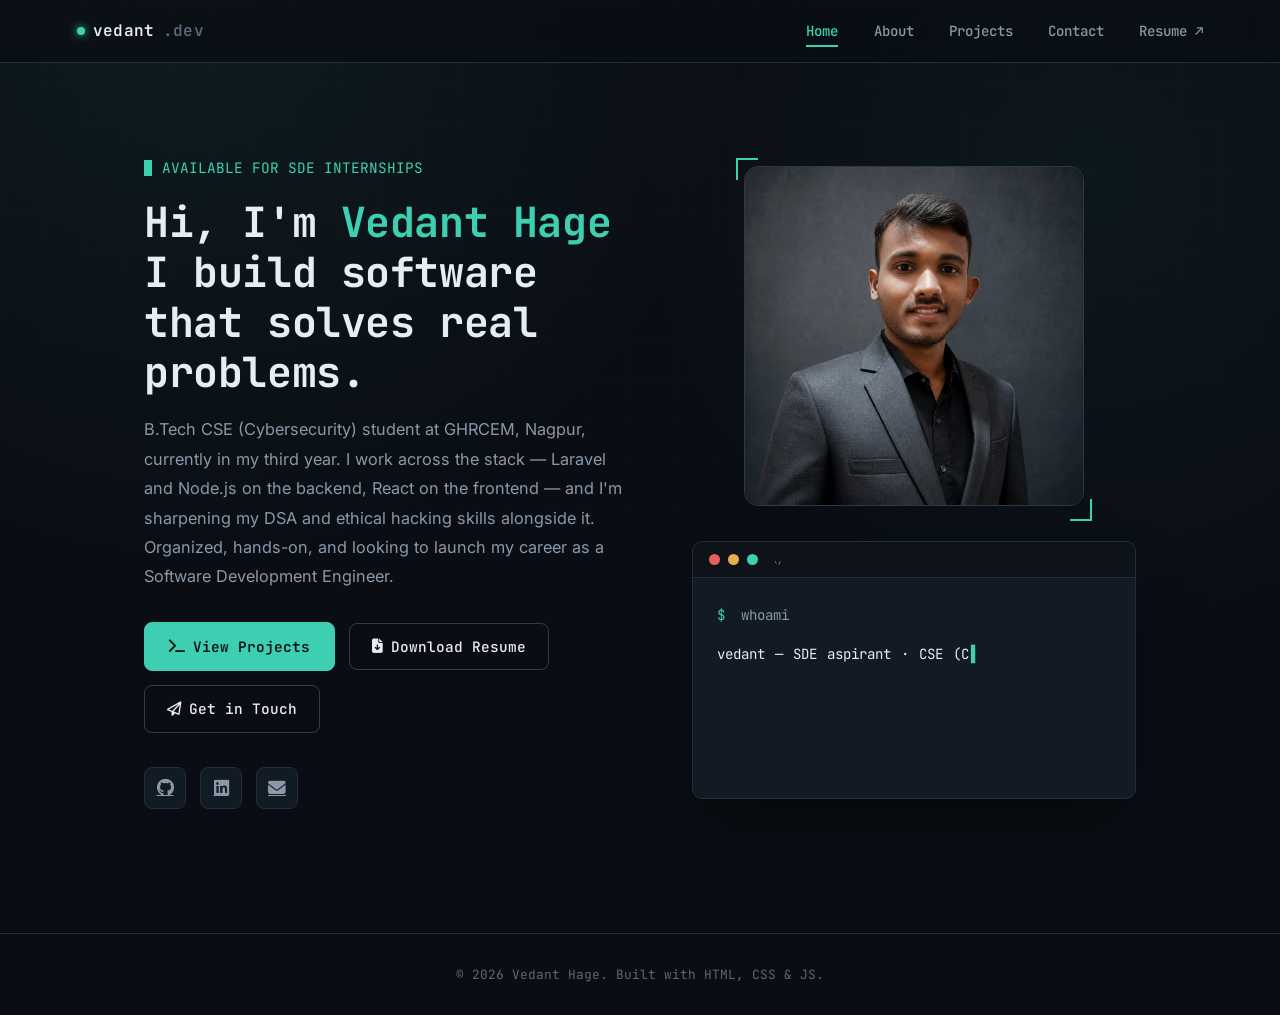
<file: index.html>
<!DOCTYPE html>
<html lang="en">
<head>
    <meta charset="UTF-8">
    <meta name="viewport" content="width=device-width, initial-scale=1.0">
    <title>Vedant Hage | Portfolio</title>
    <meta name="description" content="Vedant Hage — B.Tech CSE (Cybersecurity) student, aspiring SDE. Full-stack projects in Laravel, React and Node.js.">
    <link rel="stylesheet" href="style.css">
    <link rel="stylesheet" href="https://cdnjs.cloudflare.com/ajax/libs/font-awesome/6.5.1/css/all.min.css">
</head>
<body>
    <nav>
        <a href="index.html" class="logo">vedant<span style="color:var(--text-faint)">.dev</span></a>
        <button class="nav-toggle" id="navToggle" aria-label="Toggle menu" aria-expanded="false">
            <span></span><span></span><span></span>
        </button>
        <ul id="navMenu">
            <li><a href="index.html" class="active">Home</a></li>
            <li><a href="about.html">About</a></li>
            <li><a href="projects.html">Projects</a></li>
            <li><a href="contact.html">Contact</a></li>
            <li><a href="Vedant_Hage_Resume.pdf" target="_blank" rel="noopener">Resume ↗</a></li>
        </ul>
    </nav>

    <div class="container">
        <div class="hero">
            <div>
                <div class="hero-eyebrow"><span class="blinker"></span> AVAILABLE FOR SDE INTERNSHIPS</div>
                <h1>Hi, I'm <span>Vedant Hage</span><br>I build software that solves real problems.</h1>
                <p class="lede">
                    B.Tech CSE (Cybersecurity) student at GHRCEM, Nagpur, currently in my third year. I work across
                    the stack — Laravel and Node.js on the backend, React on the frontend — and I'm sharpening my DSA
                    and ethical hacking skills alongside it. Organized, hands-on, and looking to launch my career as
                    a Software Development Engineer.
                </p>
                <div class="hero-actions">
                    <a href="projects.html" class="btn"><i class="fa-solid fa-terminal"></i> View Projects</a>
                    <a href="Vedant_Hage_Resume.pdf" target="_blank" rel="noopener" class="btn-ghost"><i class="fa-solid fa-file-arrow-down"></i> Download Resume</a>
                    <a href="contact.html" class="btn-ghost"><i class="fa-regular fa-paper-plane"></i> Get in Touch</a>
                </div>
                <div class="social-row">
                    <a href="https://github.com/VedantHage1210" target="_blank" rel="noopener" aria-label="GitHub"><i class="fab fa-github"></i></a>
                    <a href="https://www.linkedin.com/in/vedant-hage-471a42359" target="_blank" rel="noopener" aria-label="LinkedIn"><i class="fab fa-linkedin"></i></a>
                    <a href="mailto:vedanthage4@gmail.com" aria-label="Email"><i class="fa-solid fa-envelope"></i></a>
                </div>
            </div>

            <div>
                <div class="profile-frame">
                    <span class="corner tl"></span>
                    <img src="vedant.jpeg" alt="Vedant Hage" class="profile-circle">
                    <span class="corner br"></span>
                </div>
                <div class="terminal" style="margin-top: 28px;">
                    <div class="terminal-bar">
                        <span></span><span></span><span></span>
                        <span class="terminal-title">vedant@dev — zsh</span>
                    </div>
                    <div class="terminal-body">
                        <div class="line"><span class="prompt">$</span> whoami</div>
                        <div class="line out" id="typed-line"></div>
                    </div>
                </div>
            </div>
        </div>
    </div>

    <footer>© 2026 Vedant Hage. Built with HTML, CSS &amp; JS.</footer>

    <script src="script.js"></script>
</body>
</html>
</file>
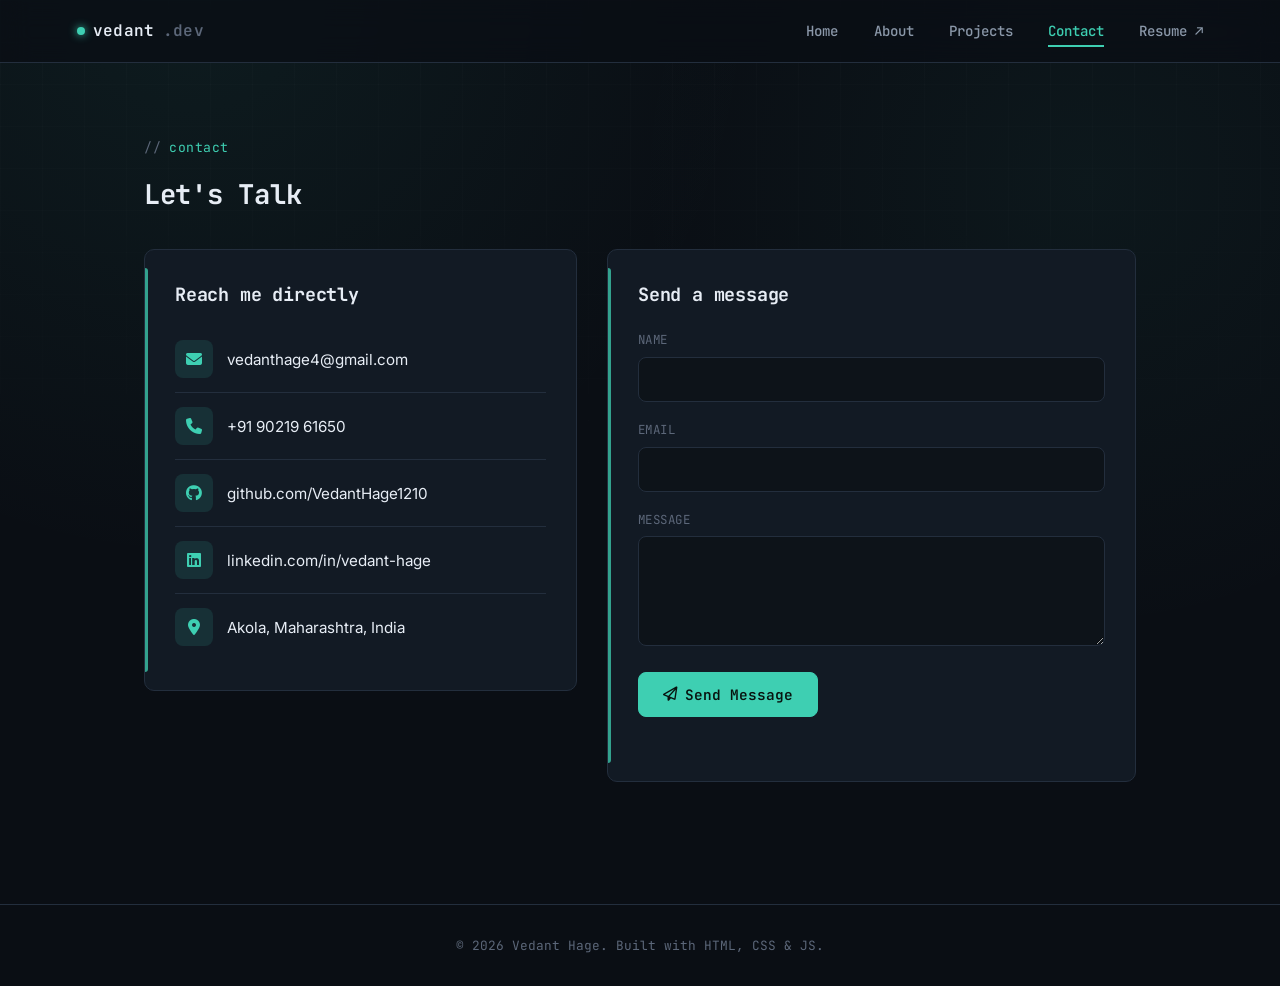
<file: contact.html>
<!DOCTYPE html>
<html lang="en">
<head>
    <meta charset="UTF-8">
    <meta name="viewport" content="width=device-width, initial-scale=1.0">
    <title>Contact | Vedant Hage</title>
    <link rel="stylesheet" href="style.css">
    <link rel="stylesheet" href="https://cdnjs.cloudflare.com/ajax/libs/font-awesome/6.5.1/css/all.min.css">
</head>
<body>
    <nav>
        <a href="index.html" class="logo">vedant<span style="color:var(--text-faint)">.dev</span></a>
        <button class="nav-toggle" id="navToggle" aria-label="Toggle menu" aria-expanded="false">
            <span></span><span></span><span></span>
        </button>
        <ul id="navMenu">
            <li><a href="index.html">Home</a></li>
            <li><a href="about.html">About</a></li>
            <li><a href="projects.html">Projects</a></li>
            <li><a href="contact.html" class="active">Contact</a></li>
            <li><a href="Vedant_Hage_Resume.pdf" target="_blank" rel="noopener">Resume ↗</a></li>
        </ul>
    </nav>

    <div class="container">
        <div class="section-head">
            <div class="eyebrow">contact</div>
            <h2>Let's Talk</h2>
        </div>

        <div class="contact-grid">
            <div class="card" style="height: fit-content;">
                <h3 style="margin-bottom: 16px;">Reach me directly</h3>
                <div class="contact-info-item">
                    <i class="fa-solid fa-envelope"></i>
                    <a href="mailto:vedanthage4@gmail.com">vedanthage4@gmail.com</a>
                </div>
                <div class="contact-info-item">
                    <i class="fa-solid fa-phone"></i>
                    <a href="tel:+919021961650">+91 90219 61650</a>
                </div>
                <div class="contact-info-item">
                    <i class="fab fa-github"></i>
                    <a href="https://github.com/VedantHage1210" target="_blank" rel="noopener">github.com/VedantHage1210</a>
                </div>
                <div class="contact-info-item">
                    <i class="fab fa-linkedin"></i>
                    <a href="https://www.linkedin.com/in/vedant-hage-471a42359" target="_blank" rel="noopener">linkedin.com/in/vedant-hage</a>
                </div>
                <div class="contact-info-item">
                    <i class="fa-solid fa-location-dot"></i>
                    <span>Akola, Maharashtra, India</span>
                </div>
            </div>

            <div class="card">
                <h3 style="margin-bottom: 20px;">Send a message</h3>
                <form id="contactForm" name="contact" method="POST" data-netlify="true" netlify-honeypot="bot-field">
                    <input type="hidden" name="form-name" value="contact">
                    <p style="display:none;">
                        <label>Don't fill this out: <input name="bot-field"></label>
                    </p>

                    <div class="field">
                        <label class="field-label" for="name">Name</label>
                        <input type="text" id="name" name="name" required>
                    </div>
                    <div class="field">
                        <label class="field-label" for="email">Email</label>
                        <input type="email" id="email" name="email" required>
                    </div>
                    <div class="field">
                        <label class="field-label" for="message">Message</label>
                        <textarea id="message" name="message" required></textarea>
                    </div>
                    <button type="submit" class="btn" id="sendBtn">
                        <i class="fa-regular fa-paper-plane"></i> Send Message
                    </button>
                    <div class="form-status" id="formStatus"></div>
                </form>
            </div>
        </div>
    </div>

    <footer>© 2026 Vedant Hage. Built with HTML, CSS &amp; JS.</footer>
    <script src="script.js"></script>
</body>
</html>
</file>
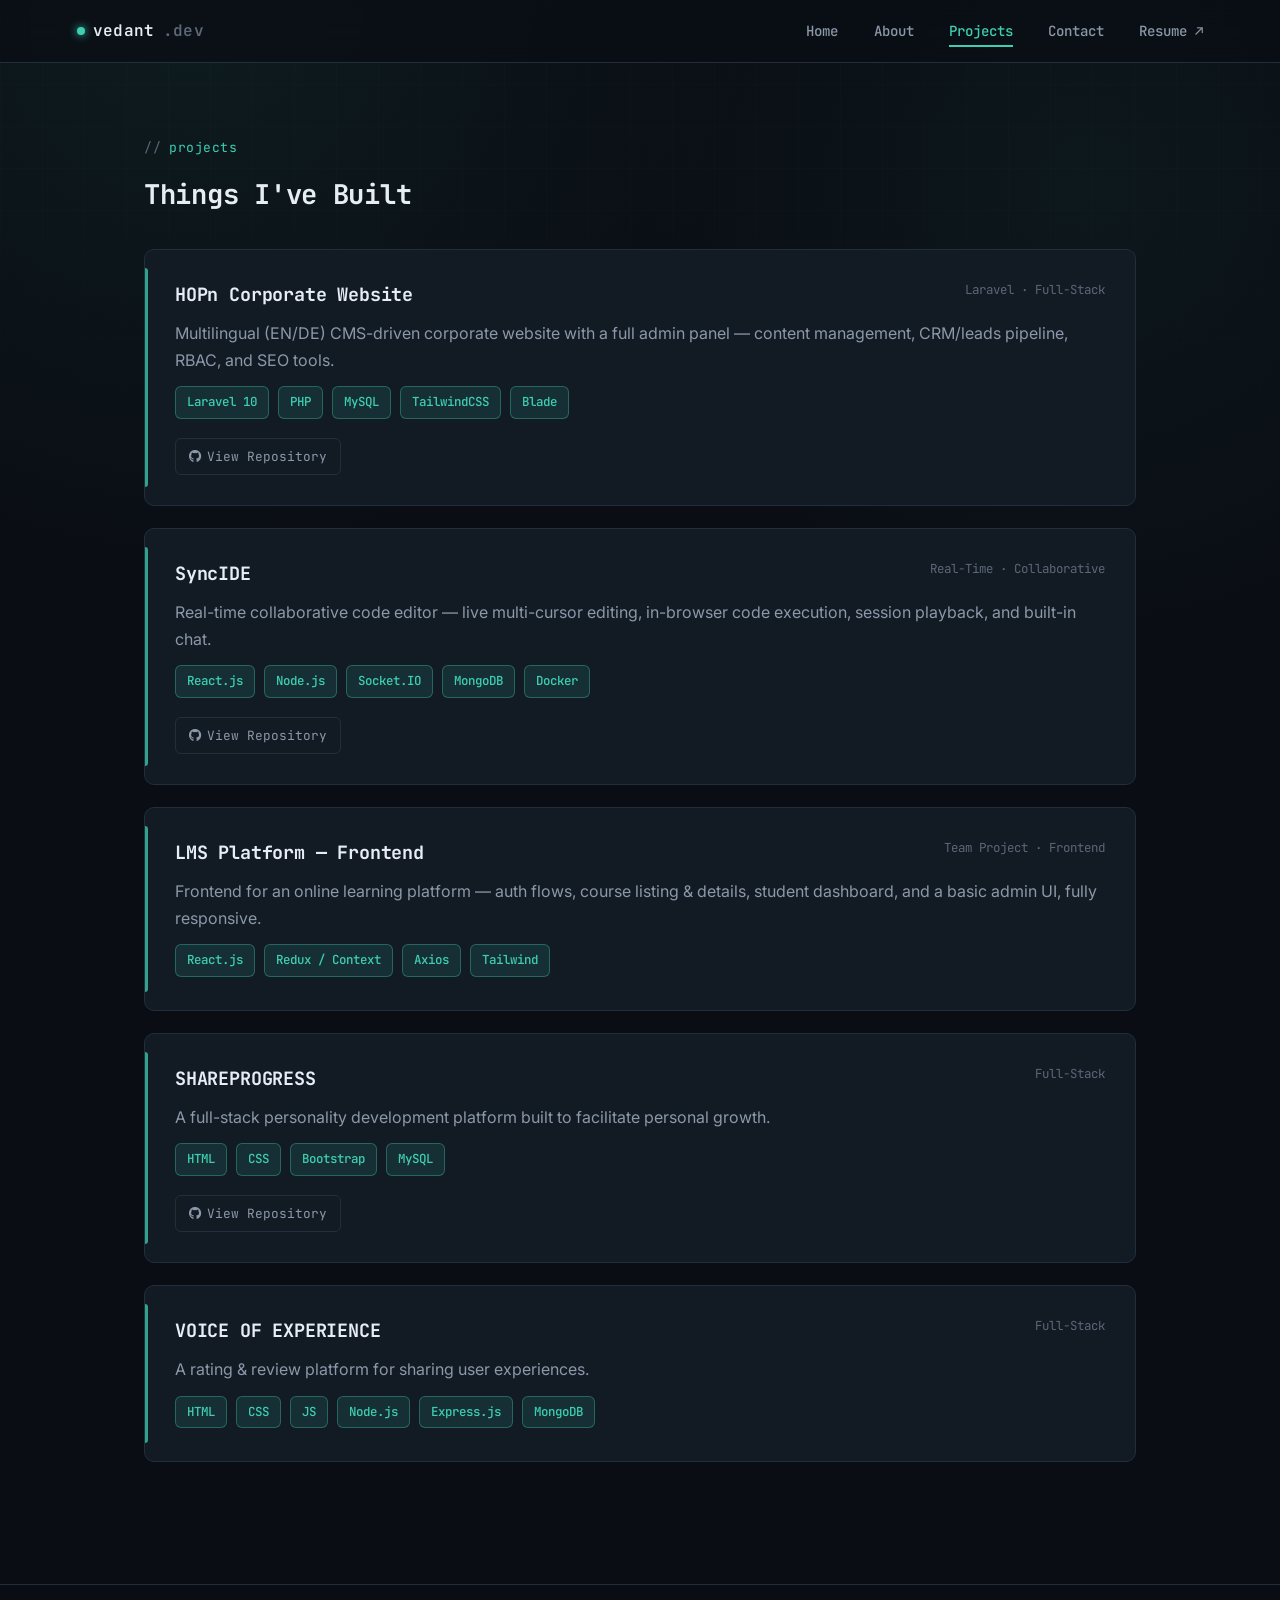
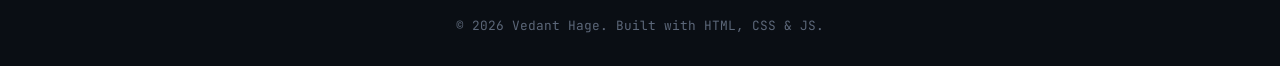
<file: projects.html>
<!DOCTYPE html>
<html lang="en">
<head>
    <meta charset="UTF-8">
    <meta name="viewport" content="width=device-width, initial-scale=1.0">
    <title>Projects | Vedant Hage</title>
    <link rel="stylesheet" href="style.css">
    <link rel="stylesheet" href="https://cdnjs.cloudflare.com/ajax/libs/font-awesome/6.5.1/css/all.min.css">
</head>
<body>
    <nav>
        <a href="index.html" class="logo">vedant<span style="color:var(--text-faint)">.dev</span></a>
        <button class="nav-toggle" id="navToggle" aria-label="Toggle menu" aria-expanded="false">
            <span></span><span></span><span></span>
        </button>
        <ul id="navMenu">
            <li><a href="index.html">Home</a></li>
            <li><a href="about.html">About</a></li>
            <li><a href="projects.html" class="active">Projects</a></li>
            <li><a href="contact.html">Contact</a></li>
            <li><a href="Vedant_Hage_Resume.pdf" target="_blank" rel="noopener">Resume ↗</a></li>
        </ul>
    </nav>

    <div class="container">
        <div class="section-head">
            <div class="eyebrow">projects</div>
            <h2>Things I've Built</h2>
        </div>

        <div class="card">
            <div class="card-row">
                <h3>HOPn Corporate Website</h3>
                <span class="card-meta">Laravel · Full-Stack</span>
            </div>
            <p style="margin: 10px 0;">Multilingual (EN/DE) CMS-driven corporate website with a full admin panel — content management, CRM/leads pipeline, RBAC, and SEO tools.</p>
            <div>
                <span class="tag">Laravel 10</span> <span class="tag">PHP</span> <span class="tag">MySQL</span> <span class="tag">TailwindCSS</span> <span class="tag">Blade</span>
            </div>
            <div class="project-links">
                <a href="https://github.com/VedantHage1210/hopn-corporate" target="_blank" rel="noopener"><i class="fab fa-github"></i> View Repository</a>
            </div>
        </div>

        <div class="card">
            <div class="card-row">
                <h3>SyncIDE</h3>
                <span class="card-meta">Real-Time · Collaborative</span>
            </div>
            <p style="margin: 10px 0;">Real-time collaborative code editor — live multi-cursor editing, in-browser code execution, session playback, and built-in chat.</p>
            <div>
                <span class="tag">React.js</span> <span class="tag">Node.js</span> <span class="tag">Socket.IO</span> <span class="tag">MongoDB</span> <span class="tag">Docker</span>
            </div>
            <div class="project-links">
                <a href="https://github.com/VedantHage1210/SyncIDE" target="_blank" rel="noopener"><i class="fab fa-github"></i> View Repository</a>
            </div>
        </div>

        <div class="card">
            <div class="card-row">
                <h3>LMS Platform — Frontend</h3>
                <span class="card-meta">Team Project · Frontend</span>
            </div>
            <p style="margin: 10px 0;">Frontend for an online learning platform — auth flows, course listing &amp; details, student dashboard, and a basic admin UI, fully responsive.</p>
            <div>
                <span class="tag">React.js</span> <span class="tag">Redux / Context</span> <span class="tag">Axios</span> <span class="tag">Tailwind</span>
            </div>
        </div>

        <div class="card">
            <div class="card-row">
                <h3>SHAREPROGRESS</h3>
                <span class="card-meta">Full-Stack</span>
            </div>
            <p style="margin: 10px 0;">A full-stack personality development platform built to facilitate personal growth.</p>
            <div>
                <span class="tag">HTML</span> <span class="tag">CSS</span> <span class="tag">Bootstrap</span> <span class="tag">MySQL</span>
            </div>
            <div class="project-links">
                <a href="https://github.com/VedantHage1210/ShareProgress" target="_blank" rel="noopener"><i class="fab fa-github"></i> View Repository</a>
            </div>
        </div>

        <div class="card">
            <div class="card-row">
                <h3>VOICE OF EXPERIENCE</h3>
                <span class="card-meta">Full-Stack</span>
            </div>
            <p style="margin: 10px 0;">A rating &amp; review platform for sharing user experiences.</p>
            <div>
                <span class="tag">HTML</span> <span class="tag">CSS</span> <span class="tag">JS</span> <span class="tag">Node.js</span> <span class="tag">Express.js</span> <span class="tag">MongoDB</span>
            </div>
        </div>
    </div>

    <footer>© 2026 Vedant Hage. Built with HTML, CSS &amp; JS.</footer>
    <script src="script.js"></script>
</body>
</html>
</file>
<file: style.css>
/* ============================================
   VEDANT HAGE — Portfolio
   Theme: technical / systems console
   ============================================ */

@import url('https://fonts.googleapis.com/css2?family=JetBrains+Mono:wght@400;500;600;700;800&family=Inter:wght@400;500;600;700&display=swap');

:root {
    --bg: #0a0e14;
    --bg-soft: #0d1319;
    --surface: #121a24;
    --surface-hover: #16202c;
    --border: #232e3d;
    --border-bright: #2f3d4f;
    --text: #e7edf5;
    --text-muted: #8b98a9;
    --text-faint: #5c6779;
    --accent: #3ecfb2;
    --accent-dim: rgba(62, 207, 178, 0.12);
    --accent-line: rgba(62, 207, 178, 0.35);
    --amber: #e8ac4d;
    --danger: #e5605a;
    --mono: 'JetBrains Mono', monospace;
    --sans: 'Inter', sans-serif;
    --radius: 10px;
    --max: 1040px;
}

* { margin: 0; padding: 0; box-sizing: border-box; }

html { scroll-behavior: smooth; }

body {
    background: var(--bg);
    color: var(--text);
    font-family: var(--sans);
    line-height: 1.65;
    min-height: 100vh;
    background-image:
        radial-gradient(circle at 15% 0%, rgba(62,207,178,0.07), transparent 40%),
        radial-gradient(circle at 85% 20%, rgba(62,207,178,0.05), transparent 35%);
    background-attachment: fixed;
}

::selection { background: var(--accent-dim); color: var(--accent); }

a { color: inherit; }

/* ---------- Scanline / grid texture on body (subtle) ---------- */
body::before {
    content: "";
    position: fixed;
    inset: 0;
    pointer-events: none;
    background-image: linear-gradient(rgba(255,255,255,0.015) 1px, transparent 1px),
                       linear-gradient(90deg, rgba(255,255,255,0.015) 1px, transparent 1px);
    background-size: 42px 42px;
    z-index: 0;
    mask-image: linear-gradient(to bottom, black, transparent 70%);
}

/* ---------- Nav ---------- */
nav {
    display: flex; justify-content: space-between; align-items: center;
    padding: 1.1rem 6%;
    background: rgba(10, 14, 20, 0.75);
    backdrop-filter: blur(14px);
    position: sticky; top: 0; z-index: 1000;
    border-bottom: 1px solid var(--border);
}

.logo {
    font-family: var(--mono);
    font-weight: 600;
    font-size: 1rem;
    color: var(--text);
    text-decoration: none;
    display: flex;
    align-items: center;
    gap: 8px;
    letter-spacing: 0.02em;
}

.logo::before {
    content: "";
    width: 8px; height: 8px; border-radius: 50%;
    background: var(--accent);
    box-shadow: 0 0 8px var(--accent);
    display: inline-block;
}

nav ul {
    display: flex; list-style: none; align-items: center; gap: 2.2rem;
    font-family: var(--mono);
}
nav ul li a {
    text-decoration: none; color: var(--text-muted); font-weight: 500;
    font-size: 0.88rem; transition: 0.2s; position: relative; padding: 4px 0;
}
nav ul li a:hover, nav ul li a.active { color: var(--accent); }
nav ul li a.active::after {
    content: "";
    position: absolute; left: 0; bottom: -3px; width: 100%; height: 2px;
    background: var(--accent);
}

.nav-toggle { display: none; }

/* ---------- Layout ---------- */
.container { max-width: var(--max); margin: 0 auto; padding: 70px 24px 100px; position: relative; z-index: 1; animation: fadeIn 0.5s ease-out; }

.eyebrow {
    font-family: var(--mono);
    color: var(--accent);
    font-size: 0.82rem;
    letter-spacing: 0.04em;
    display: inline-flex;
    align-items: center;
    gap: 8px;
    margin-bottom: 14px;
}
.eyebrow::before { content: "//"; color: var(--text-faint); }

h1, h2, h3 { font-family: var(--mono); font-weight: 700; letter-spacing: -0.01em; }
h2 { font-size: 1.7rem; margin-bottom: 8px; }
h3 { font-size: 1.15rem; }
p { color: var(--text-muted); }

/* ---------- Hero ---------- */
.hero {
    display: grid;
    grid-template-columns: 1.1fr 1fr;
    gap: 60px;
    align-items: center;
    min-height: calc(100vh - 200px);
}

.hero-eyebrow { font-family: var(--mono); color: var(--accent); font-size: 0.9rem; margin-bottom: 18px; display:flex; align-items:center; gap:10px; }
.hero-eyebrow .blinker {
    width: 8px; height: 16px; background: var(--accent);
    animation: blink 1s step-end infinite;
}

.hero h1 {
    font-size: 2.6rem;
    line-height: 1.2;
    margin-bottom: 18px;
    color: var(--text);
}
.hero h1 span { color: var(--accent); }

.hero p.lede {
    color: var(--text-muted);
    font-size: 1.02rem;
    max-width: 520px;
    margin-bottom: 30px;
    line-height: 1.8;
}

.hero-actions { display: flex; gap: 14px; flex-wrap: wrap; align-items: center; margin-bottom: 34px; }

.social-row { display: flex; gap: 14px; }
.social-row a {
    width: 42px; height: 42px; border-radius: 8px;
    display: flex; align-items: center; justify-content: center;
    background: var(--surface); border: 1px solid var(--border);
    color: var(--text-muted); font-size: 1.1rem; transition: 0.2s;
}
.social-row a:hover { border-color: var(--accent-line); color: var(--accent); transform: translateY(-2px); }

/* ---------- Terminal signature element ---------- */
.terminal {
    background: var(--surface);
    border: 1px solid var(--border);
    border-radius: var(--radius);
    overflow: hidden;
    box-shadow: 0 30px 60px -20px rgba(0,0,0,0.6);
}
.terminal-bar {
    display: flex; align-items: center; gap: 8px;
    padding: 12px 16px;
    background: var(--bg-soft);
    border-bottom: 1px solid var(--border);
    overflow: hidden;
}
.terminal-bar span { width: 11px; height: 11px; border-radius: 50%; display: inline-block; flex-shrink: 0; }
.terminal-bar span:nth-child(1) { background: #e5605a; }
.terminal-bar span:nth-child(2) { background: #e8ac4d; }
.terminal-bar span:nth-child(3) { background: #3ecfb2; }
.terminal-title {
    font-family: var(--mono); font-size: 0.78rem; color: var(--text-faint); margin-left: 8px;
    white-space: nowrap; overflow: hidden; text-overflow: ellipsis;
}

.terminal-body { padding: 24px 24px 26px; font-family: var(--mono); font-size: 0.88rem; min-height: 220px; line-height: 1.9; }
.terminal-body .line { margin-bottom: 12px; color: var(--text-muted); word-spacing: 2px; }
.terminal-body .prompt { color: var(--accent); margin-right: 6px; }
.terminal-body .out { color: var(--text); }
.terminal-body .tag-out { color: var(--amber); }
#typed-line::after {
    content: "▌";
    color: var(--accent);
    animation: blink 1s step-end infinite;
    margin-left: 2px;
}

@keyframes blink { 50% { opacity: 0; } }

/* ---------- Cards ---------- */
.card {
    background: var(--surface);
    border: 1px solid var(--border);
    border-radius: var(--radius);
    padding: 30px;
    margin-bottom: 22px;
    position: relative;
    transition: border-color 0.25s, transform 0.25s;
}
.card:hover { border-color: var(--border-bright); }
.card::before {
    content: "";
    position: absolute; left: 0; top: 18px; bottom: 18px; width: 3px;
    background: var(--accent);
    border-radius: 0 3px 3px 0;
    opacity: 0.75;
}

.card-row { display: flex; justify-content: space-between; align-items: flex-start; gap: 16px; flex-wrap: wrap; margin-bottom: 6px; }
.card-meta { font-family: var(--mono); font-size: 0.78rem; color: var(--text-faint); white-space: nowrap; }

.section-head { margin-bottom: 32px; }

/* ---------- Buttons ---------- */
.btn {
    display: inline-flex; align-items: center; gap: 8px;
    background: var(--accent); color: #08130f;
    padding: 12px 24px; border-radius: 8px; text-decoration: none;
    font-weight: 600; font-family: var(--mono); font-size: 0.9rem;
    transition: 0.2s; border: 1px solid var(--accent); cursor: pointer;
}
.btn:hover { background: transparent; color: var(--accent); }

.btn-ghost {
    display: inline-flex; align-items: center; gap: 8px;
    background: transparent; color: var(--text);
    padding: 11px 22px; border-radius: 8px; text-decoration: none;
    font-weight: 500; font-family: var(--mono); font-size: 0.9rem;
    border: 1px solid var(--border-bright); transition: 0.2s;
}
.btn-ghost:hover { border-color: var(--accent-line); color: var(--accent); }

/* ---------- Tags ---------- */
.tag {
    display: inline-block; background: var(--accent-dim); color: var(--accent);
    padding: 5px 11px; border-radius: 6px; font-size: 0.78rem;
    margin: 3px 5px 3px 0; font-weight: 500; font-family: var(--mono);
    border: 1px solid var(--accent-line);
}
.tag.alt { background: rgba(232,172,77,0.1); color: var(--amber); border-color: rgba(232,172,77,0.3); }

/* ---------- Timeline (education) ---------- */
.timeline { position: relative; padding-left: 28px; }
.timeline::before {
    content: ""; position: absolute; left: 6px; top: 6px; bottom: 6px; width: 1px;
    background: var(--border-bright);
}
.timeline-item { position: relative; padding-bottom: 30px; }
.timeline-item:last-child { padding-bottom: 0; }
.timeline-item::before {
    content: ""; position: absolute; left: -28px; top: 5px; width: 11px; height: 11px;
    border-radius: 50%; background: var(--bg); border: 2px solid var(--accent);
}
.timeline-item.current::before { box-shadow: 0 0 0 4px var(--accent-dim); }

/* ---------- Skills grid ---------- */
.skill-block { margin-bottom: 22px; }
.skill-block:last-child { margin-bottom: 0; }
.skill-label { font-family: var(--mono); font-size: 0.8rem; color: var(--text-faint); margin-bottom: 10px; text-transform: uppercase; letter-spacing: 0.05em; }

/* ---------- Projects grid ---------- */
.project-links { display: flex; gap: 10px; margin-top: 16px; flex-wrap: wrap; }
.project-links a {
    font-family: var(--mono); font-size: 0.8rem; color: var(--text-muted);
    text-decoration: none; display: inline-flex; align-items: center; gap: 6px;
    padding: 7px 13px; border: 1px solid var(--border); border-radius: 6px; transition: 0.2s;
}
.project-links a:hover { color: var(--accent); border-color: var(--accent-line); }

/* ---------- Profile image (home) ---------- */
.profile-frame {
    position: relative;
    width: 100%;
    max-width: 340px;
    margin: 0 auto;
}
.profile-frame .corner {
    position: absolute; width: 22px; height: 22px; border: 2px solid var(--accent);
}
.profile-frame .corner.tl { top: -8px; left: -8px; border-right: none; border-bottom: none; }
.profile-frame .corner.br { bottom: -8px; right: -8px; border-left: none; border-top: none; }

.profile-circle {
    width: 100%; aspect-ratio: 1/1; border-radius: 14px;
    object-fit: cover; object-position: center top;
    border: 1px solid var(--border-bright);
    filter: grayscale(15%) contrast(1.05);
}

/* ---------- Contact ---------- */
.contact-grid {
    display: grid; grid-template-columns: 0.9fr 1.1fr; gap: 30px;
}
.contact-info-item {
    display: flex; align-items: center; gap: 14px;
    padding: 14px 0; border-bottom: 1px solid var(--border);
}
.contact-info-item:last-child { border-bottom: none; }
.contact-info-item i {
    width: 38px; height: 38px; border-radius: 8px; background: var(--accent-dim);
    color: var(--accent); display: flex; align-items: center; justify-content: center; flex-shrink: 0;
}
.contact-info-item a, .contact-info-item span { color: var(--text); text-decoration: none; font-size: 0.95rem; }
.contact-info-item a:hover { color: var(--accent); }

.field-label { font-family: var(--mono); font-size: 0.78rem; color: var(--text-faint); margin-bottom: 6px; display: block; text-transform: uppercase; letter-spacing: 0.04em; }
.field { margin-bottom: 18px; }
.field input, .field textarea {
    width: 100%; padding: 12px 14px; background: var(--bg-soft);
    border: 1px solid var(--border); border-radius: 8px; color: var(--text);
    font-family: var(--sans); font-size: 0.95rem; transition: 0.2s;
}
.field input:focus, .field textarea:focus { outline: none; border-color: var(--accent); box-shadow: 0 0 0 3px var(--accent-dim); }
.field textarea { resize: vertical; min-height: 110px; }

.form-status { font-family: var(--mono); font-size: 0.85rem; margin-top: 14px; min-height: 20px; }
.form-status.ok { color: var(--accent); }
.form-status.err { color: var(--danger); }

/* ---------- Certifications ---------- */
.cert-grid {
    display: grid;
    grid-template-columns: repeat(auto-fill, minmax(260px, 1fr));
    gap: 20px;
}
.cert-card {
    background: var(--bg-soft);
    border: 1px solid var(--border);
    border-radius: var(--radius);
    overflow: hidden;
    transition: border-color 0.2s;
}
.cert-card:hover { border-color: var(--accent-line); }
.cert-thumb-link { display: block; aspect-ratio: 4/3; overflow: hidden; background: #fff; border-bottom: 1px solid var(--border); }
.cert-thumb-link img { width: 100%; height: 100%; object-fit: cover; display: block; transition: transform 0.3s; }
.cert-thumb-link:hover img { transform: scale(1.04); }
.cert-body { padding: 16px 18px 18px; }
.cert-body h3 { font-size: 0.98rem; margin-bottom: 4px; }
.cert-meta { font-family: var(--mono); font-size: 0.74rem; color: var(--text-faint); margin-bottom: 8px; display: block; }
.cert-desc { font-size: 0.86rem; line-height: 1.55; color: var(--text-muted); }
.cert-card.text-only { display: flex; align-items: center; padding: 20px; }

/* ---------- Footer ---------- */
footer {
    text-align: center; padding: 30px 20px; font-family: var(--mono);
    color: var(--text-faint); font-size: 0.8rem; border-top: 1px solid var(--border);
    position: relative; z-index: 1;
}

@keyframes fadeIn { from { opacity: 0; transform: translateY(10px); } to { opacity: 1; transform: translateY(0); } }

/* ---------- Responsive ---------- */
@media (max-width: 860px) {
    .hero { grid-template-columns: 1fr; min-height: auto; }
    .hero .profile-frame { order: -1; max-width: 220px; }
    .contact-grid { grid-template-columns: 1fr; }
}

@media (max-width: 700px) {
    nav ul {
        position: fixed; top: 64px; left: 0; right: 0;
        flex-direction: column; align-items: flex-start; gap: 0;
        background: var(--bg-soft); border-bottom: 1px solid var(--border);
        max-height: 0; overflow: hidden; transition: max-height 0.3s ease;
        padding: 0 6%;
    }
    nav ul.open { max-height: 300px; padding: 14px 6% 20px; }
    nav ul li { width: 100%; padding: 10px 0; border-bottom: 1px solid var(--border); }
    nav ul li:last-child { border-bottom: none; }
    .nav-toggle {
        display: flex; flex-direction: column; gap: 5px; background: none; border: none;
        cursor: pointer; padding: 6px; z-index: 1001;
    }
    .nav-toggle span { width: 22px; height: 2px; background: var(--text); transition: 0.25s; }
    .nav-toggle.open span:nth-child(1) { transform: translateY(7px) rotate(45deg); }
    .nav-toggle.open span:nth-child(2) { opacity: 0; }
    .nav-toggle.open span:nth-child(3) { transform: translateY(-7px) rotate(-45deg); }

    .hero h1 { font-size: 2rem; }
    .card-row { flex-direction: column; }
}

@media (max-width: 480px) {
    .container { padding: 50px 18px 80px; }
    nav { padding: 1rem 5%; }
}

@media (prefers-reduced-motion: reduce) {
    * { animation-duration: 0.01ms !important; animation-iteration-count: 1 !important; transition-duration: 0.01ms !important; scroll-behavior: auto !important; }
}
</file>
